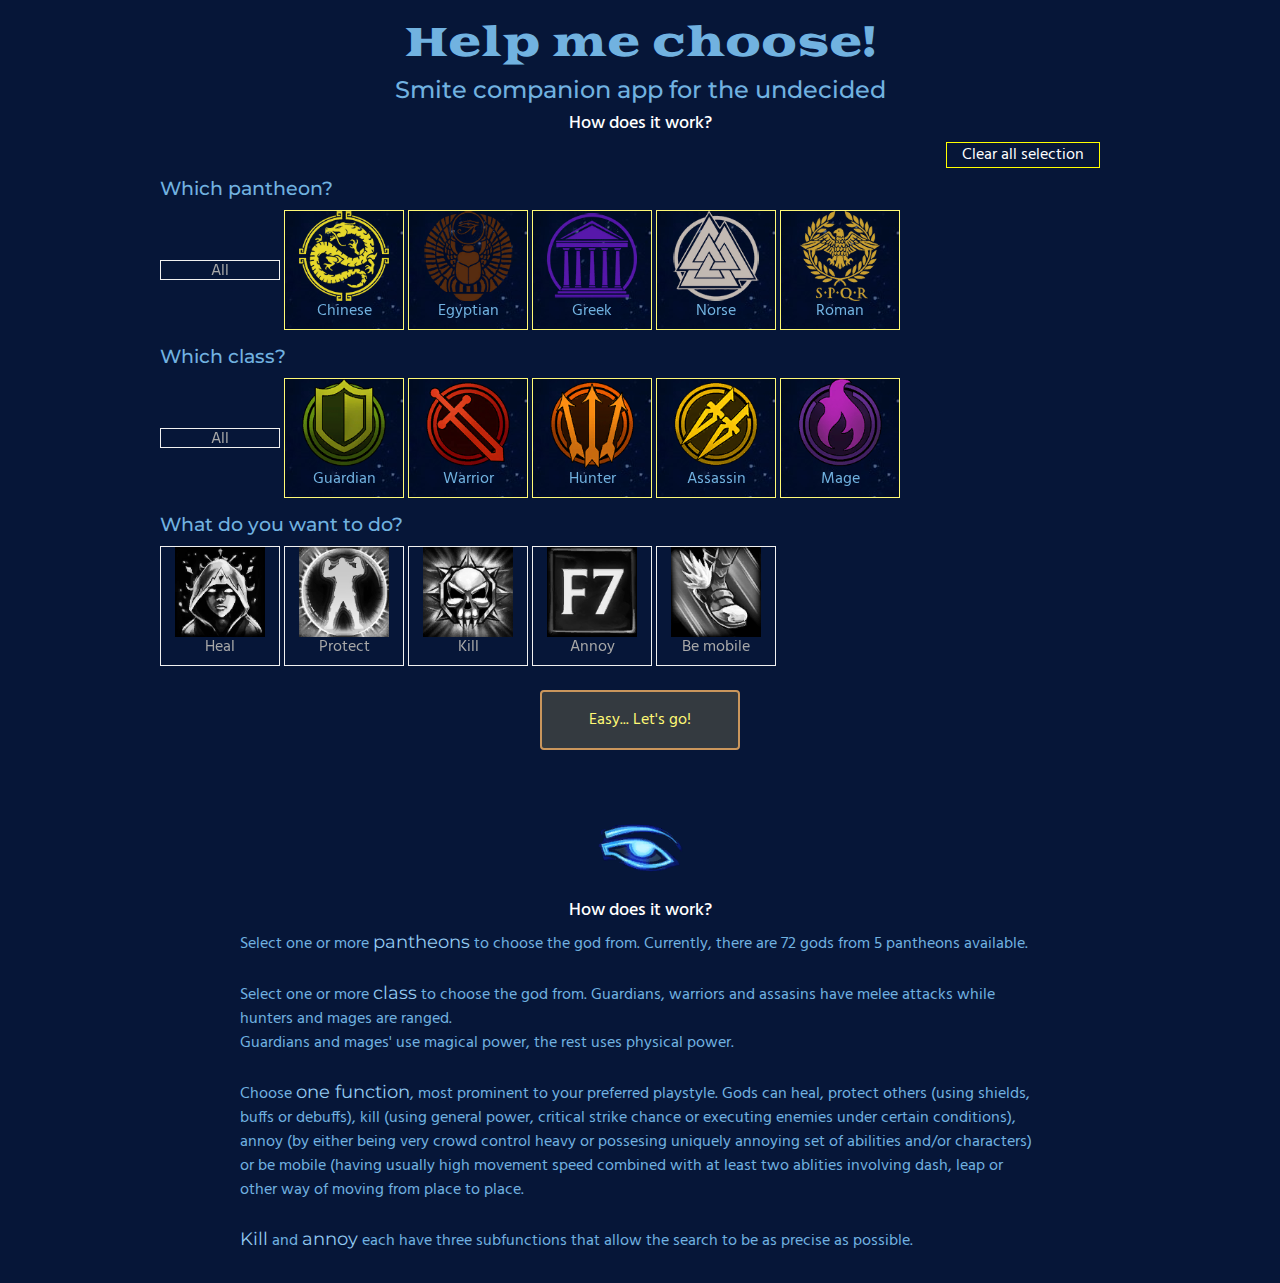
<file: index.html>
<!DOCTYPE html>
<html lang="en">

<head>
    <meta charset="UTF-8">
    <meta name="viewport" content="width=device-width, initial-scale=1.0">
    <meta http-equiv="X-UA-Compatible" content="ie=edge">
    <title>Help me choose! Smite app for the undecided</title>
</head>

<script src="https://ajax.googleapis.com/ajax/libs/jquery/3.4.1/jquery.min.js"></script>
<script type="text/javascript" src="gods.js"></script>
<script type="text/javascript" src="script.js"></script>

<link href="https://fonts.googleapis.com/css?family=Goblin+One|Hind|Montserrat:400i&display=swap" rel="stylesheet">
<link rel="stylesheet" href="https://maxcdn.bootstrapcdn.com/bootstrap/4.0.0/css/bootstrap.min.css" integrity="sha384-Gn5384xqQ1aoWXA+058RXPxPg6fy4IWvTNh0E263XmFcJlSAwiGgFAW/dAiS6JXm" crossorigin="anonymous">
<link rel="stylesheet" href="style.css" type="text/css" />

<link rel="shortcut icon" href="favicon.ico">

<body>
    <h1>Help me choose!</h1>
    <h2>Smite companion app for the undecided</h2>
    <a href="#explainme" class="explainme">
        <h4>How does it work?</h4>
    </a>
    <!-- unchecks all checkboxes on page -->
    <a href="#" onclick="clearAllCheckboxes()" class="clear">Clear all selection</a>
    <!-- start of the main filter form -->
    <form id="filter">
        <!-- pantheon selection -->
        <h3>Which pantheon?</h3>
        <div class="wrap"><input type="checkbox" id="whateverpantheon" name="pantheon" onclick="tickAllBoxes(this)" /><label for="whateverpantheon">All</label>
            <input type="checkbox" id="chinese" class="pantheon1" name="pantheon" value="chinese" checked/><label for="chinese"><img src="assets/pantheons/chinese.png" class="searchicon">Chinese</label>
            <input type="checkbox" id="egyptian" class="pantheon2" name="pantheon" value="egyptian" checked/><label for="egyptian"><img src="assets/pantheons/egyptian.png" class="searchicon">Egyptian</label>
            <input type="checkbox" id="greek" class="pantheon3" name="pantheon" value="greek" checked/><label for="greek"><img src="assets/pantheons/greek.png" class="searchicon">Greek</label>
            <input type="checkbox" id="norse" class="pantheon4" name="pantheon" value="norse" checked/><label for="norse"><img src="assets/pantheons/norse.png" class="searchicon">Norse</label>
            <input type="checkbox" id="roman" class="pantheon5" name="pantheon" value="roman" checked/><label for="roman"><img src="assets/pantheons/roman.png" class="searchicon">Roman</label>
        </div>
        <!-- class selection -->
        <h3>Which class?</h3>
        <div class="wrap"><input type="checkbox" id="whateverclass" name="smiteclass" onclick="tickAllBoxes(this)"><label for="whateverclass">All</label>
            <input type="checkbox" id="guardian" class="smiteclass1" name="smiteclass" value="guardian" checked/><label for="guardian"><img src="assets/classes/guardian.png" class="searchicon">Guardian</label>
            <input type="checkbox" id="warrior" class="smiteclass2" name="smiteclass" value="warrior" checked/><label for="warrior"><img src="assets/classes/warrior.png" class="searchicon">Warrior</label>
            <input type="checkbox" id="hunter" class="smiteclass3" name="smiteclass" value="hunter" checked/><label for="hunter"><img src="assets/classes/hunter.png" class="searchicon">Hunter</label>
            <input type="checkbox" id="assassin" class="smiteclass4" name="smiteclass" value="assassin" checked/><label for="assassin"><img src="assets/classes/assassin.png" class="searchicon">Assassin</label>
            <input type="checkbox" id="mage" class="smiteclass5" name="smiteclass" value="mage" checked/><label for="mage"><img src="assets/classes/mage.png" class="searchicon">Mage</label>
        </div>
        <!-- function selection -->
        <h3>What do you want to do?</h3>
        <div class="wrap"><input type="radio" id="heal" class="preffunction" name="function" value="heal" onclick="clearSpecific()" required/><label for="heal"><img src="assets/functions/heal.png" class="searchicon">Heal</label>
            <input type="radio" id="protect" class="preffunction" name="function" value="protect" onclick="clearSpecific()" /><label for="protect"><img src="assets/functions/protect.png" class="searchicon"> Protect</label>
            <input type="radio" id="kill" class="preffunction" name="function" value="kill" onclick="displayMoreKill()" /><label for="kill"><img src="assets/functions/kill.png" class="searchicon">Kill</label>
            <input type="radio" id="annoy" class="preffunction" name="function" value="annoy" onclick="displayMoreAnnoy()" /><label for="annoy"><img src="assets/functions/annoy.png" class="searchicon">Annoy</label>
            <input type="radio" id="mobility" class="preffunction" name="function" value="mobility" onclick="clearSpecific()" /><label for="mobility"><img src="assets/functions/mobility.png" class="searchicon">Be mobile</label>
        </div>
        <!-- specific function for ANNOY -->
        <p id="specificannoy" style="display: none;">...more specifically?<br>
            <input type="checkbox" id="specificannoy1" name="specificannoy" value="cc" /><label for="specificannoy1"><img src="assets/functions/specific/cc.png" class="searchicon specificicon">CC</label>
            <input type="checkbox" id="specificannoy2" name="specificannoy" value="stun" /><label for="specificannoy2"><img src="assets/functions/specific/stun.png" class="searchicon specificicon">Stuns</label>
            <input type="checkbox" id="specificannoy3" name="specificannoy" value="just annoy" /><label for="specificannoy3"><img src="assets/functions/specific/annoy.png" class="searchicon specificicon">Just annoy</label>
        </p>
        <!-- specific function for KILL -->
        <p id="specifickill" style="display: none;">...more specifically?<br>
            <input type="checkbox" id="specifickill1" name="specifickill" value="truedmg" /><label for="specifickill1"> <img src="assets/functions/specific/power.png" class="searchicon specificicon">Power</label>
            <input type="checkbox" id="specifickill2" name="specifickill" value="crit" /> <label for="specifickill2"> <img src="assets/functions/specific/crit.png" class="searchicon specificicon">Crits</label>
            <input type="checkbox" id="specifickill3" name="specifickill" value="execute" /> <label for="specifickill3"> <img src="assets/functions/specific/execute.png" class="searchicon specificicon">Execute</label>
        </p>
        <br>
        <!-- button to trigger the search
        scrolls to the top of the page after pressing -->
        <button type=button class="btn btn-dark" id="triggerbutton" value=submit onclick="lookForGod()">Easy... Let's go!</button>

    </form>
    
    <!-- div holding results of the search -->
    <div id="result">

    </div>
    
    <!-- part with explanation on how the filter works -->
    <div id="explainme"><img src="assets/eye.png" class="divider">
        <h4 class="explainme">How does it work?</h4> Select one or more <i>pantheons</i> to choose the god from. Currently, there are 72 gods from 5 pantheons available.
        <br>
        <br> Select one or more <i>class</i> to choose the god from. Guardians, warriors and assasins have melee attacks while hunters and mages are ranged.
        <br>Guardians and mages' use magical power, the rest uses physical power.
        <br>
        <br> Choose <i>one function</i>, most prominent to your preferred playstyle. Gods can heal, protect others (using shields, buffs or debuffs), kill (using general power, critical strike chance or executing enemies under certain conditions), annoy
        (by either being very crowd control heavy or possesing uniquely annoying set of abilities and/or characters) or be mobile (having usually high movement speed combined with at least two ablities involving dash, leap or other way of moving from
        place to place.<br>
        <br>
        <i>Kill</i> and <i>annoy</i> each have three subfunctions that allow the search to be as precise as possible.
    </div>

</body>

</html>
</file>
<file: style.css>
body {
    font-family: 'Hind', sans-serif;
    background-color: #061638;
    color: #71B2E0;
}

h1 {
    margin-top: 20px;
    text-align: center;
    font-family: 'Goblin One', cursive;
}

h2 {
    text-align: center;
    font-family: 'Montserrat', sans-serif;
    font-size: 1.5em;
}

h3 {
    font-family: 'Montserrat', sans-serif;
    font-size: 1.2em;
    margin-top: 15px;
    margin-bottom: 5px;
}

h4 {
    color: white;
    font-size: 1.1em;
}

p {
    display: block;
}

a {
    color: white;
    text-decoration: none;
    border-bottom: 1px dotted white;
}

a:visited,
a:hover,
a:active {
    text-decoration: none;
}

/* centers "how does it work?" link on the top of the page */
.explainme {
    text-align: center;
}

/* style for clear all selection button */ 
.clear {
    display: inline-block;
    position: absolute;
    right: 20px;
    padding-left: 15px;
    margin-right: 20px;
    margin-left: auto;
    padding-right: 15px;
    width: auto;
    border: 1px yellow solid;
}

/* padding for less crowded look of the filters */ 
#filter {
    padding: 20px;
    text-indent: 0px;
}

/* form holds all input fields together */
form {
    margin-top: 0px;
}

/* icons for filters not displayed on smallest screens */ 
.searchicon {
    display: none;
}

/* makes checkbox invisible */
/* position absolute -15px to prevent it from taking space */
input[type=checkbox],
input[type=radio] {
    opacity: 0;
    position: absolute;
    left: 0px;
}

/* visible part of the checkbox*/
input[type=checkbox]+label,
input[type=radio]+label {
    -webkit-filter: grayscale(100%);
    filter: grayscale(100%);
    width: 80px;
    height: auto;
    display: inline-block;
    border: solid 1px #FFF975;
    line-height: 25px;
    text-align: center;
    vertical-align: middle;
    text-indent: 0px;
    /* adding spacing between the items on mobile */
    margin: 5px 0px 0px 0px;
}

input[type=checkbox]:checked+label,
input[type=radio]:checked+label {
    -webkit-filter: grayscale(0%);
    filter: grayscale(0%);
    background-image: url('assets/buttonbackground.jpg');
}

/* overwriting some Boostrap button properties */
.btn {
    margin: 0 auto;
    display: block;
    height: 60px;
    border: 2px solid #CA965C;
    color: #FFF975;
    width: 200px;
}

/* styles for result elements */
.result {
    border: 1px solid white;
    padding: 15px;
    width: 80%;
    margin-left: auto;
    margin-right: auto;
    background-color: #030e26;
}

.godicon {
    display: block;
    width: 150px;
    margin-left: auto;
    margin-right: auto;
    margin-bottom: 10px;
}

.parameters {
    display: block;
    border: 1px solid black;
    width: 75%;
    margin-left: auto;
    margin-right: auto;
    text-align: center;
}

.youchose {
    display: block;
    font-size: 0.8em;
}

.note {
    display: block;
}
/* end of styles for result elements */

/* divider element between result and explanation divs; holds 1 square img */ 
.divider {
    margin-left: auto;
    margin-right: auto;
    display: block;
    width: 100px;
}

/* explanation div at the bottom */
#explainme {
    width: 80%;
    font-size: 1em;
    margin-top: 30px;
    margin-bottom: 30px;
    margin-left: auto;
    margin-right: auto;
}

/* used to make filters' names stand out in text */ 
#explainme>i {
    font-family: 'Montserrat', sans-serif;
    color: #94cbf2;
    font-size: 1.1em;
    font-style: normal;
}

/* media queries */
@media only screen and (min-width: 425px) {
    .searchicon {
        display: block;
        margin-left: auto;
        margin-right: auto;
        margin-top: 5px;
        width: 90px;
        width: 50px;
    }

    input[type=checkbox]+label,
    input[type=radio]+label {
        width: 80px;
        height: 80px;
    }

    #whateverclass+label,
    #whateverpantheon+label {
        display: inline-block;
        height: 20px;
    }
}

@media only screen and (min-width: 1024px) {
    body {
        position: relative;
        width: 1000px;
        margin: 0 auto;
    }
    .searchicon {
        display: block;
        width: 90px;
        margin:0 auto;
    }
    .specificicon {
        width: 50px;
    }
    input[type=checkbox]+label,
    input[type=radio]+label {
        display: inline-block;
        width: 120px;
        height: 120px;
        line-height: 20px;
    }
    input[type=checkbox]+label[for^="specifickill"],
    input[type=checkbox]+label[for^="specificannoy"] {
        display: inline-block;
        width: 75px;
        height: 75px;
        line-height: 20px;
    }

    #specifickill,
    #specificannoy {
        position: relative;
        left: 300px;
    }
}
</file>
